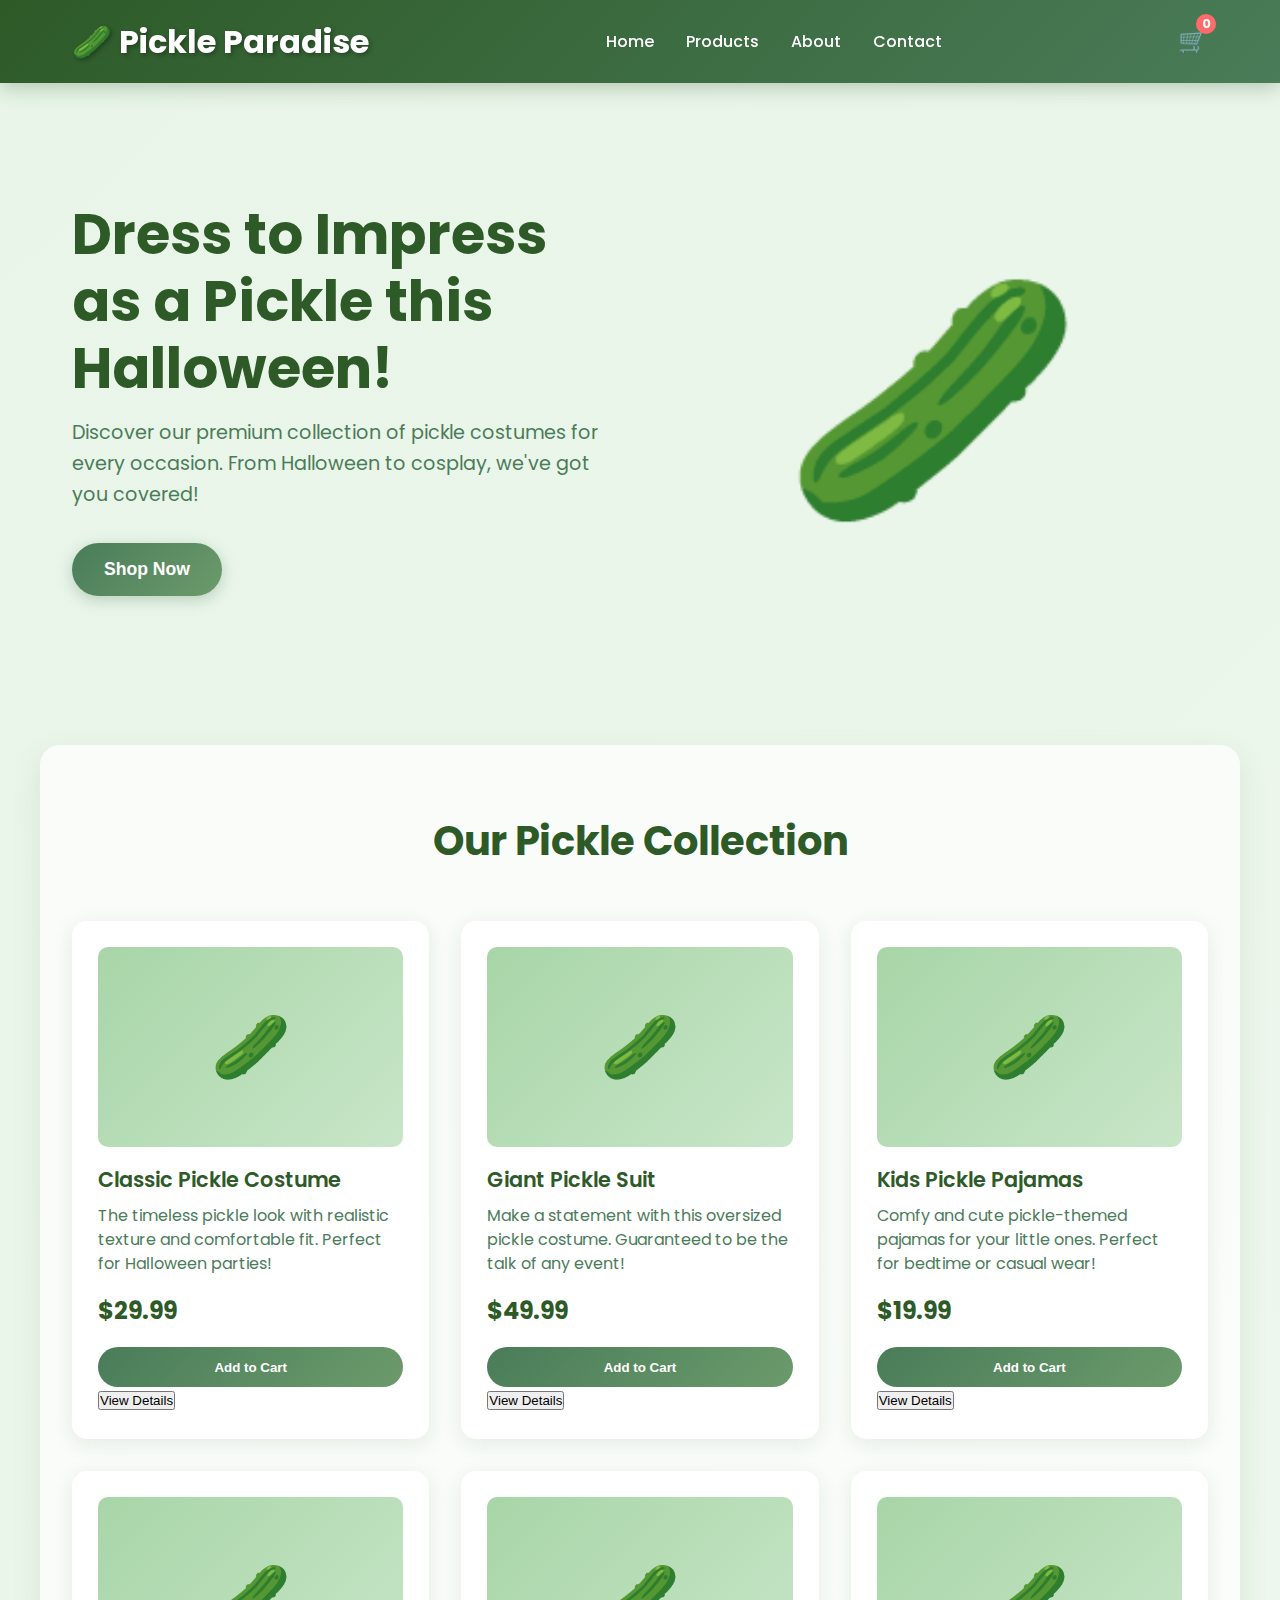
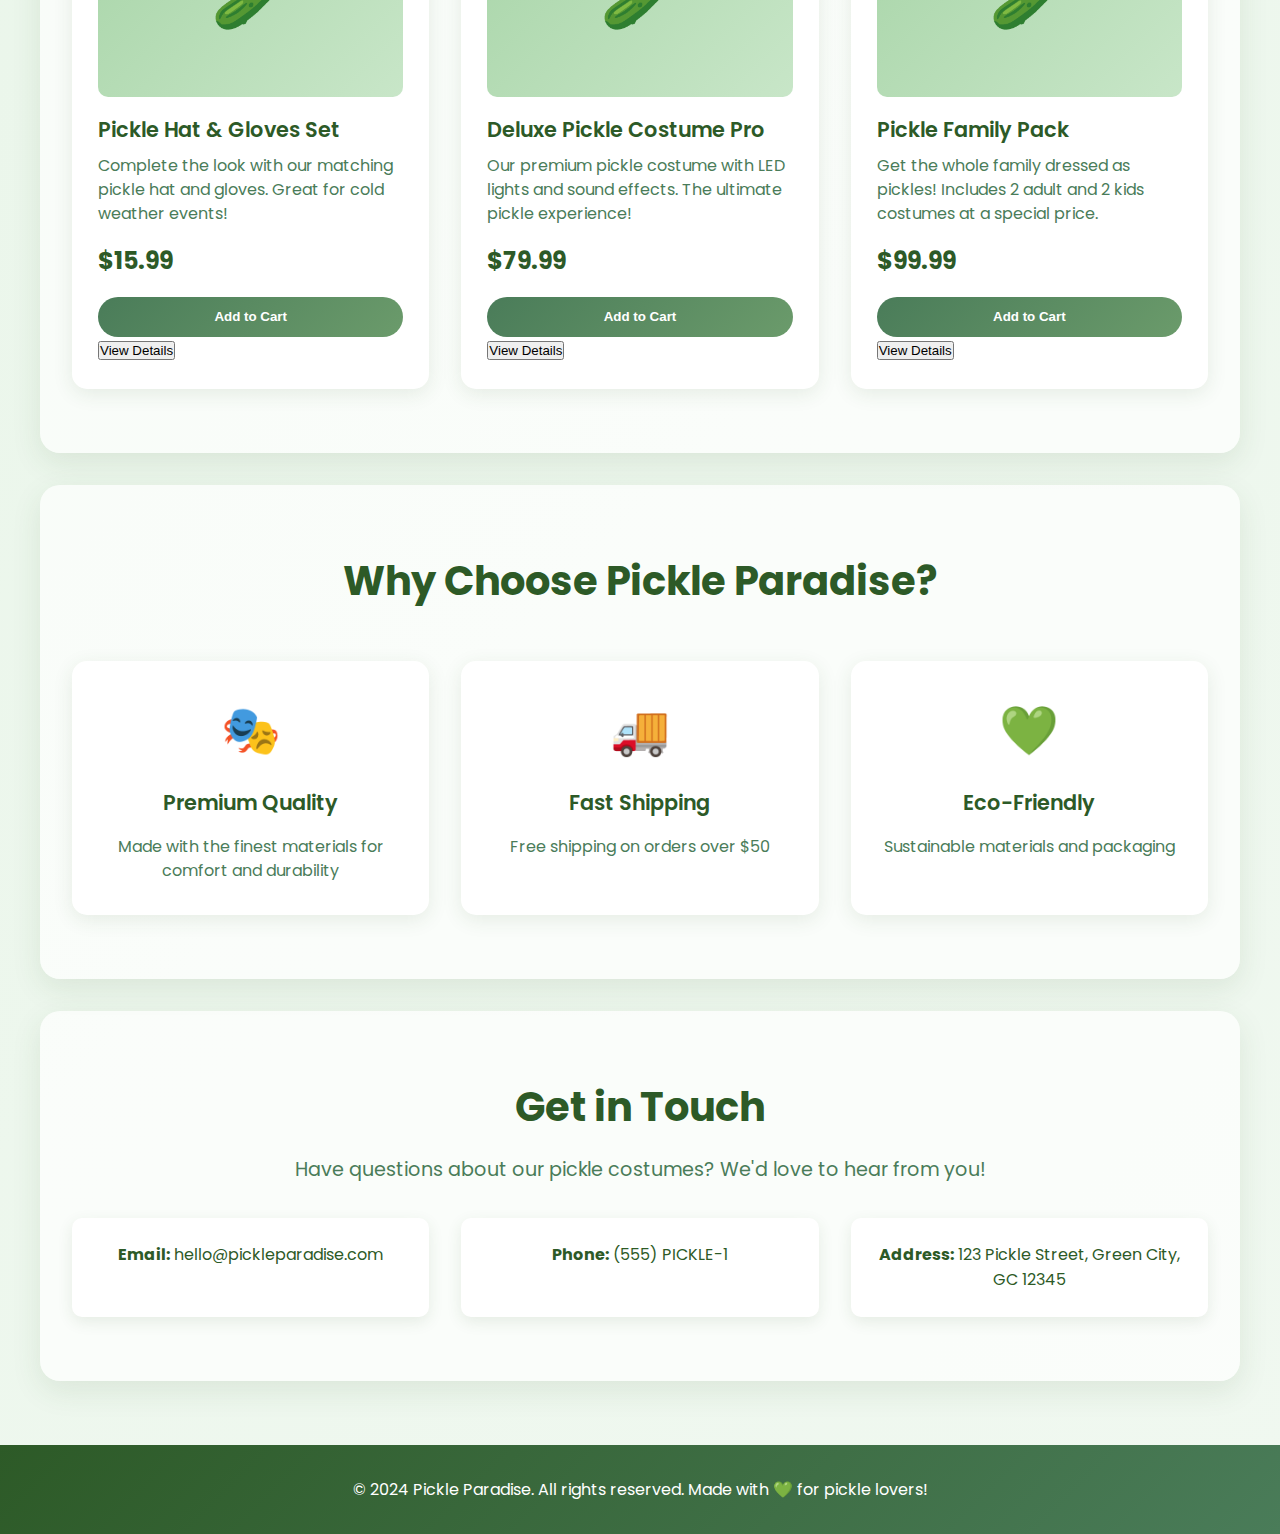
<file: index.html>
<!DOCTYPE html>
<html lang="en">
<head>
    <meta charset="UTF-8">
    <meta name="viewport" content="width=device-width, initial-scale=1.0">
    <title>Pickle Paradise - Premium Pickle Costumes</title>
    <link rel="stylesheet" href="styles.css">
    <link href="https://fonts.googleapis.com/css2?family=Poppins:wght@300;400;600;700&display=swap" rel="stylesheet">
</head>
<body>
    <header class="header">
        <nav class="navbar">
            <div class="nav-brand">
                <h1>🥒 Pickle Paradise</h1>
            </div>
            <div class="nav-links">
                <a href="#home">Home</a>
                <a href="#products">Products</a>
                <a href="#about">About</a>
                <a href="#contact">Contact</a>
            </div>
            <div class="cart-icon">
                <span class="cart-count">0</span>
                🛒
            </div>
        </nav>
    </header>

    <main>
        <section id="home" class="hero">
            <div class="hero-content">
                <h2>Dress to Impress as a Pickle this Halloween!</h2>
                <p>Discover our premium collection of pickle costumes for every occasion. From Halloween to cosplay, we've got you covered!</p>
                <button class="cta-button" onclick="scrollToProducts()">Shop Now</button>
            </div>
            <div class="hero-image">
                <div class="pickle-emoji">🥒</div>
            </div>
        </section>

        <section id="products" class="products">
            <h2>Our Pickle Collection</h2>
            <div class="product-grid" id="productGrid">
                <!-- Products will be dynamically loaded here -->
            </div>
        </section>

        <section id="about" class="about">
            <div class="about-content">
                <h2>Why Choose Pickle Paradise?</h2>
                <div class="features">
                    <div class="feature">
                        <div class="feature-icon">🎭</div>
                        <h3>Premium Quality</h3>
                        <p>Made with the finest materials for comfort and durability</p>
                    </div>
                    <div class="feature">
                        <div class="feature-icon">🚚</div>
                        <h3>Fast Shipping</h3>
                        <p>Free shipping on orders over $50</p>
                    </div>
                    <div class="feature">
                        <div class="feature-icon">💚</div>
                        <h3>Eco-Friendly</h3>
                        <p>Sustainable materials and packaging</p>
                    </div>
                </div>
            </div>
        </section>

        <section id="contact" class="contact">
            <h2>Get in Touch</h2>
            <p>Have questions about our pickle costumes? We'd love to hear from you!</p>
            <div class="contact-info">
                <div class="contact-item">
                    <strong>Email:</strong> hello@pickleparadise.com
                </div>
                <div class="contact-item">
                    <strong>Phone:</strong> (555) PICKLE-1
                </div>
                <div class="contact-item">
                    <strong>Address:</strong> 123 Pickle Street, Green City, GC 12345
                </div>
            </div>
        </section>
    </main>

    <footer class="footer">
        <p>&copy; 2024 Pickle Paradise. All rights reserved. Made with 💚 for pickle lovers!</p>
    </footer>

    <!-- Shopping Cart Modal -->
    <div id="cartModal" class="modal">
        <div class="modal-content">
            <span class="close">&times;</span>
            <h2>Your Pickle Cart</h2>
            <div id="cartItems"></div>
            <div class="cart-total">
                <strong>Total: $<span id="cartTotal">0.00</span></strong>
            </div>
            <button class="checkout-btn">Checkout</button>
        </div>
    </div>

    <script src="script.js"></script>
</body>
</html>
</file>
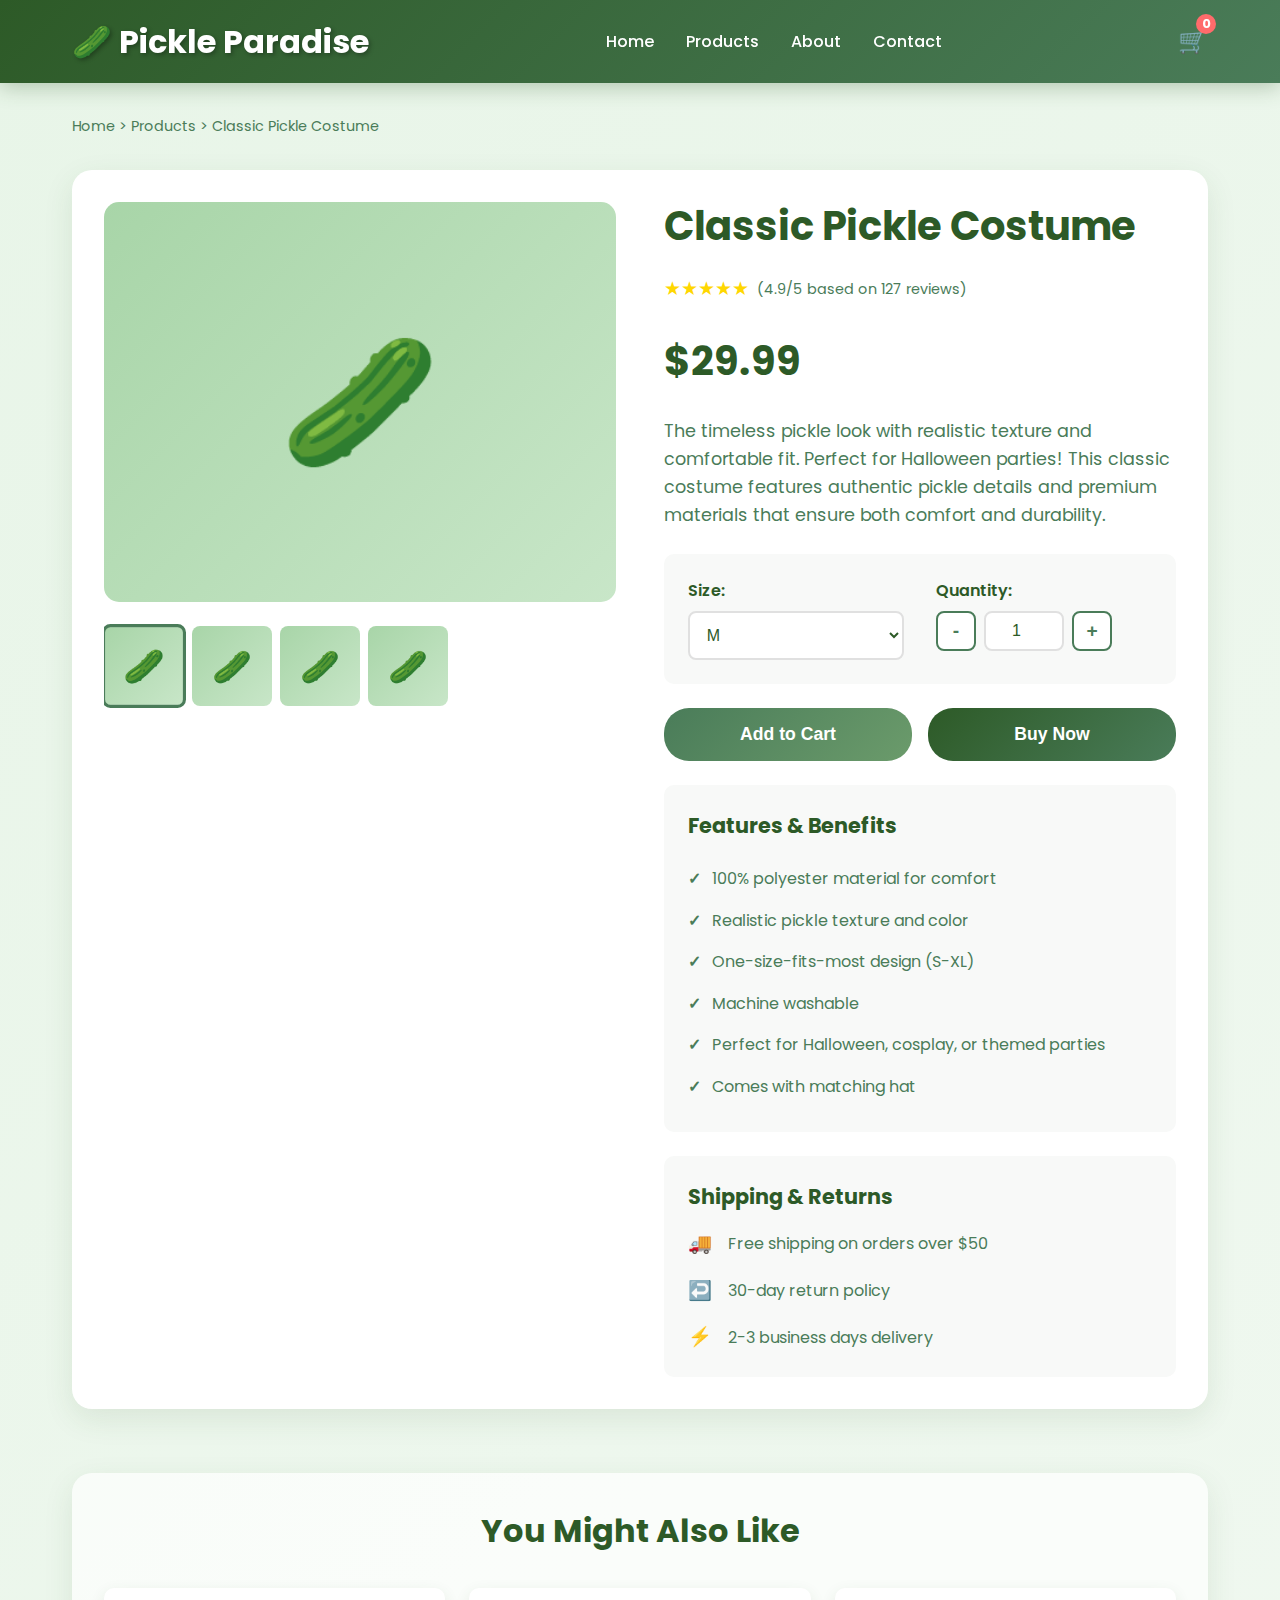
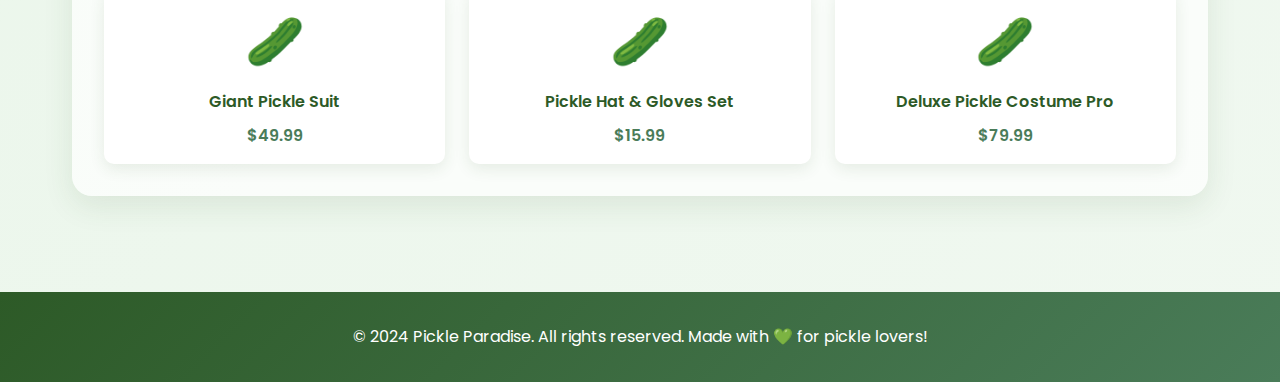
<file: product-detail.html>
<!DOCTYPE html>
<html lang="en">
<head>
    <meta charset="UTF-8">
    <meta name="viewport" content="width=device-width, initial-scale=1.0">
    <title>Product Detail - Pickle Paradise</title>
    <link rel="stylesheet" href="styles.css">
    <link rel="stylesheet" href="product-detail.css">
    <link href="https://fonts.googleapis.com/css2?family=Poppins:wght@300;400;600;700&display=swap" rel="stylesheet">
</head>
<body>
    <header class="header">
        <nav class="navbar">
            <div class="nav-brand">
                <h1><a href="index.html" style="color: white; text-decoration: none;">🥒 Pickle Paradise</a></h1>
            </div>
            <div class="nav-links">
                <a href="index.html#home">Home</a>
                <a href="index.html#products">Products</a>
                <a href="index.html#about">About</a>
                <a href="index.html#contact">Contact</a>
            </div>
            <div class="cart-icon">
                <span class="cart-count">0</span>
                🛒
            </div>
        </nav>
    </header>

    <main class="product-detail-main">
        <div class="breadcrumb">
            <a href="index.html">Home</a> > <a href="index.html#products">Products</a> > <span id="breadcrumb-product">Product</span>
        </div>

        <div class="product-detail-container">
            <div class="product-image-section">
                <div class="main-image" id="mainImage">
                    <div class="product-emoji" id="productEmoji">🥒</div>
                </div>
                <div class="image-gallery" id="imageGallery">
                    <!-- Additional images will be added here -->
                </div>
            </div>

            <div class="product-info-section">
                <h1 class="product-title" id="productTitle">Product Name</h1>
                <div class="product-rating">
                    <span class="stars">★★★★★</span>
                    <span class="rating-text">(4.9/5 based on 127 reviews)</span>
                </div>
                <div class="product-price" id="productPrice">$0.00</div>
                <div class="product-description" id="productDescription">
                    Product description will be loaded here.
                </div>

                <div class="product-options">
                    <div class="size-selection">
                        <label>Size:</label>
                        <select id="sizeSelect">
                            <option value="XS">XS</option>
                            <option value="S">S</option>
                            <option value="M" selected>M</option>
                            <option value="L">L</option>
                            <option value="XL">XL</option>
                            <option value="XXL">XXL</option>
                        </select>
                    </div>
                    <div class="quantity-selection">
                        <label>Quantity:</label>
                        <div class="quantity-controls">
                            <button class="quantity-btn" onclick="changeQuantity(-1)">-</button>
                            <input type="number" id="quantity" value="1" min="1" max="10">
                            <button class="quantity-btn" onclick="changeQuantity(1)">+</button>
                        </div>
                    </div>
                </div>

                <div class="product-actions">
                    <button class="add-to-cart-btn" onclick="addToCartFromDetail()">
                        Add to Cart
                    </button>
                    <button class="buy-now-btn" onclick="buyNow()">
                        Buy Now
                    </button>
                </div>

                <div class="product-features">
                    <h3>Features & Benefits</h3>
                    <ul id="productFeatures">
                        <!-- Features will be loaded here -->
                    </ul>
                </div>

                <div class="shipping-info">
                    <h3>Shipping & Returns</h3>
                    <div class="shipping-details">
                        <div class="shipping-item">
                            <span class="shipping-icon">🚚</span>
                            <span>Free shipping on orders over $50</span>
                        </div>
                        <div class="shipping-item">
                            <span class="shipping-icon">↩️</span>
                            <span>30-day return policy</span>
                        </div>
                        <div class="shipping-item">
                            <span class="shipping-icon">⚡</span>
                            <span>2-3 business days delivery</span>
                        </div>
                    </div>
                </div>
            </div>
        </div>

        <div class="related-products">
            <h2>You Might Also Like</h2>
            <div class="related-grid" id="relatedProducts">
                <!-- Related products will be loaded here -->
            </div>
        </div>
    </main>

    <footer class="footer">
        <p>&copy; 2024 Pickle Paradise. All rights reserved. Made with 💚 for pickle lovers!</p>
    </footer>

    <!-- Shopping Cart Modal -->
    <div id="cartModal" class="modal">
        <div class="modal-content">
            <span class="close">&times;</span>
            <h2>Your Pickle Cart</h2>
            <div id="cartItems"></div>
            <div class="cart-total">
                <strong>Total: $<span id="cartTotal">0.00</span></strong>
            </div>
            <button class="checkout-btn">Checkout</button>
        </div>
    </div>

    <script src="script.js"></script>
    <script src="product-detail.js"></script>
</body>
</html>
</file>
<file: product-detail.css>
/* Product Detail Page Styles */

.product-detail-main {
    max-width: 1200px;
    margin: 0 auto;
    padding: 2rem;
}

.breadcrumb {
    margin-bottom: 2rem;
    color: #4a7c59;
    font-size: 0.9rem;
}

.breadcrumb a {
    color: #4a7c59;
    text-decoration: none;
    transition: color 0.3s ease;
}

.breadcrumb a:hover {
    color: #2d5a27;
}

.product-detail-container {
    display: grid;
    grid-template-columns: 1fr 1fr;
    gap: 3rem;
    margin-bottom: 4rem;
    background: white;
    padding: 2rem;
    border-radius: 20px;
    box-shadow: 0 10px 30px rgba(45, 90, 39, 0.1);
}

.product-image-section {
    display: flex;
    flex-direction: column;
    gap: 1rem;
}

.main-image {
    width: 100%;
    height: 400px;
    background: linear-gradient(135deg, #a8d5a8 0%, #c8e6c8 100%);
    border-radius: 15px;
    display: flex;
    align-items: center;
    justify-content: center;
    position: relative;
    overflow: hidden;
}

.product-emoji {
    font-size: 8rem;
    animation: float 3s ease-in-out infinite;
}

@keyframes float {
    0%, 100% { transform: translateY(0px); }
    50% { transform: translateY(-20px); }
}

.image-gallery {
    display: flex;
    gap: 0.5rem;
    overflow-x: auto;
    padding: 0.5rem 0;
}

.gallery-image {
    width: 80px;
    height: 80px;
    background: linear-gradient(135deg, #a8d5a8 0%, #c8e6c8 100%);
    border-radius: 8px;
    display: flex;
    align-items: center;
    justify-content: center;
    font-size: 2rem;
    cursor: pointer;
    transition: all 0.3s ease;
    flex-shrink: 0;
}

.gallery-image:hover {
    transform: scale(1.1);
    box-shadow: 0 5px 15px rgba(45, 90, 39, 0.3);
}

.gallery-image.active {
    border: 3px solid #4a7c59;
    transform: scale(1.05);
}

.product-info-section {
    display: flex;
    flex-direction: column;
    gap: 1.5rem;
}

.product-title {
    font-size: 2.5rem;
    color: #2d5a27;
    font-weight: 700;
    margin: 0;
    line-height: 1.2;
}

.product-rating {
    display: flex;
    align-items: center;
    gap: 0.5rem;
}

.stars {
    color: #ffd700;
    font-size: 1.2rem;
}

.rating-text {
    color: #4a7c59;
    font-size: 0.9rem;
}

.product-price {
    font-size: 2.5rem;
    font-weight: 700;
    color: #2d5a27;
    margin: 0;
}

.product-description {
    font-size: 1.1rem;
    color: #4a7c59;
    line-height: 1.6;
    margin: 0;
}

.product-options {
    display: grid;
    grid-template-columns: 1fr 1fr;
    gap: 2rem;
    padding: 1.5rem;
    background: #f8f9f8;
    border-radius: 10px;
}

.size-selection,
.quantity-selection {
    display: flex;
    flex-direction: column;
    gap: 0.5rem;
}

.size-selection label,
.quantity-selection label {
    font-weight: 600;
    color: #2d5a27;
}

.size-selection select {
    padding: 0.8rem;
    border: 2px solid #e0e0e0;
    border-radius: 8px;
    font-size: 1rem;
    background: white;
    color: #2d5a27;
    transition: border-color 0.3s ease;
}

.size-selection select:focus {
    outline: none;
    border-color: #4a7c59;
}

.quantity-controls {
    display: flex;
    align-items: center;
    gap: 0.5rem;
}

.quantity-btn {
    width: 40px;
    height: 40px;
    border: 2px solid #4a7c59;
    background: white;
    color: #4a7c59;
    border-radius: 8px;
    font-size: 1.2rem;
    font-weight: bold;
    cursor: pointer;
    transition: all 0.3s ease;
}

.quantity-btn:hover {
    background: #4a7c59;
    color: white;
}

#quantity {
    width: 80px;
    height: 40px;
    text-align: center;
    border: 2px solid #e0e0e0;
    border-radius: 8px;
    font-size: 1rem;
    color: #2d5a27;
}

#quantity:focus {
    outline: none;
    border-color: #4a7c59;
}

.product-actions {
    display: flex;
    gap: 1rem;
}

.add-to-cart-btn,
.buy-now-btn {
    flex: 1;
    padding: 1rem 2rem;
    border: none;
    border-radius: 25px;
    font-size: 1.1rem;
    font-weight: 600;
    cursor: pointer;
    transition: all 0.3s ease;
}

.add-to-cart-btn {
    background: linear-gradient(135deg, #4a7c59 0%, #6b9b6b 100%);
    color: white;
}

.add-to-cart-btn:hover {
    background: linear-gradient(135deg, #6b9b6b 0%, #4a7c59 100%);
    transform: translateY(-2px);
    box-shadow: 0 6px 20px rgba(74, 124, 89, 0.4);
}

.buy-now-btn {
    background: linear-gradient(135deg, #2d5a27 0%, #4a7c59 100%);
    color: white;
}

.buy-now-btn:hover {
    background: linear-gradient(135deg, #4a7c59 0%, #2d5a27 100%);
    transform: translateY(-2px);
    box-shadow: 0 6px 20px rgba(45, 90, 39, 0.4);
}

.product-features {
    background: #f8f9f8;
    padding: 1.5rem;
    border-radius: 10px;
}

.product-features h3 {
    color: #2d5a27;
    margin-bottom: 1rem;
    font-size: 1.3rem;
}

.product-features ul {
    list-style: none;
    padding: 0;
    margin: 0;
}

.product-features li {
    padding: 0.5rem 0;
    color: #4a7c59;
    position: relative;
    padding-left: 1.5rem;
}

.product-features li::before {
    content: "✓";
    position: absolute;
    left: 0;
    color: #4a7c59;
    font-weight: bold;
}

.shipping-info {
    background: #f8f9f8;
    padding: 1.5rem;
    border-radius: 10px;
}

.shipping-info h3 {
    color: #2d5a27;
    margin-bottom: 1rem;
    font-size: 1.3rem;
}

.shipping-details {
    display: flex;
    flex-direction: column;
    gap: 1rem;
}

.shipping-item {
    display: flex;
    align-items: center;
    gap: 1rem;
    color: #4a7c59;
}

.shipping-icon {
    font-size: 1.2rem;
}

.related-products {
    margin-top: 4rem;
    padding: 2rem;
    background: rgba(255, 255, 255, 0.7);
    border-radius: 20px;
    box-shadow: 0 10px 30px rgba(45, 90, 39, 0.1);
}

.related-products h2 {
    text-align: center;
    color: #2d5a27;
    margin-bottom: 2rem;
    font-size: 2rem;
}

.related-grid {
    display: grid;
    grid-template-columns: repeat(auto-fit, minmax(200px, 1fr));
    gap: 1.5rem;
}

.related-product-card {
    background: white;
    border-radius: 10px;
    padding: 1rem;
    text-align: center;
    box-shadow: 0 5px 15px rgba(45, 90, 39, 0.1);
    transition: all 0.3s ease;
    cursor: pointer;
}

.related-product-card:hover {
    transform: translateY(-5px);
    box-shadow: 0 10px 25px rgba(45, 90, 39, 0.2);
}

.related-product-emoji {
    font-size: 3rem;
    margin-bottom: 0.5rem;
}

.related-product-name {
    font-weight: 600;
    color: #2d5a27;
    margin-bottom: 0.5rem;
}

.related-product-price {
    color: #4a7c59;
    font-weight: 600;
}

/* Responsive Design */
@media (max-width: 768px) {
    .product-detail-container {
        grid-template-columns: 1fr;
        gap: 2rem;
        padding: 1rem;
    }
    
    .product-options {
        grid-template-columns: 1fr;
        gap: 1rem;
    }
    
    .product-actions {
        flex-direction: column;
    }
    
    .main-image {
        height: 300px;
    }
    
    .product-emoji {
        font-size: 5rem;
    }
    
    .product-title {
        font-size: 2rem;
    }
    
    .product-price {
        font-size: 2rem;
    }
    
    .related-grid {
        grid-template-columns: repeat(auto-fit, minmax(150px, 1fr));
    }
}
</file>
<file: styles.css>
/* Reset and Base Styles */
* {
    margin: 0;
    padding: 0;
    box-sizing: border-box;
}

body {
    font-family: 'Poppins', sans-serif;
    line-height: 1.6;
    color: #2d5a27;
    background: linear-gradient(135deg, #e8f5e8 0%, #f0f8f0 100%);
}

/* Header Styles */
.header {
    background: linear-gradient(135deg, #2d5a27 0%, #4a7c59 100%);
    box-shadow: 0 4px 20px rgba(45, 90, 39, 0.3);
    position: sticky;
    top: 0;
    z-index: 1000;
}

.navbar {
    display: flex;
    justify-content: space-between;
    align-items: center;
    padding: 1rem 2rem;
    max-width: 1200px;
    margin: 0 auto;
}

.nav-brand h1 {
    color: #ffffff;
    font-size: 2rem;
    font-weight: 700;
    text-shadow: 2px 2px 4px rgba(0, 0, 0, 0.3);
}

.nav-links {
    display: flex;
    gap: 2rem;
}

.nav-links a {
    color: #ffffff;
    text-decoration: none;
    font-weight: 500;
    transition: color 0.3s ease;
    position: relative;
}

.nav-links a:hover {
    color: #a8d5a8;
}

.nav-links a::after {
    content: '';
    position: absolute;
    width: 0;
    height: 2px;
    bottom: -5px;
    left: 0;
    background-color: #a8d5a8;
    transition: width 0.3s ease;
}

.nav-links a:hover::after {
    width: 100%;
}

.cart-icon {
    position: relative;
    font-size: 1.5rem;
    cursor: pointer;
    color: #ffffff;
    transition: transform 0.3s ease;
}

.cart-icon:hover {
    transform: scale(1.1);
}

.cart-count {
    position: absolute;
    top: -8px;
    right: -8px;
    background: #ff6b6b;
    color: white;
    border-radius: 50%;
    width: 20px;
    height: 20px;
    display: flex;
    align-items: center;
    justify-content: center;
    font-size: 0.8rem;
    font-weight: bold;
}

/* Hero Section */
.hero {
    display: flex;
    align-items: center;
    padding: 4rem 2rem;
    max-width: 1200px;
    margin: 0 auto;
    min-height: 70vh;
}

.hero-content {
    flex: 1;
    padding-right: 2rem;
}

.hero-content h2 {
    font-size: 3.5rem;
    font-weight: 700;
    color: #2d5a27;
    margin-bottom: 1rem;
    line-height: 1.2;
}

.hero-content p {
    font-size: 1.2rem;
    color: #4a7c59;
    margin-bottom: 2rem;
    line-height: 1.6;
}

.cta-button {
    background: linear-gradient(135deg, #4a7c59 0%, #6b9b6b 100%);
    color: white;
    border: none;
    padding: 1rem 2rem;
    font-size: 1.1rem;
    font-weight: 600;
    border-radius: 50px;
    cursor: pointer;
    transition: all 0.3s ease;
    box-shadow: 0 4px 15px rgba(74, 124, 89, 0.3);
}

.cta-button:hover {
    transform: translateY(-2px);
    box-shadow: 0 6px 20px rgba(74, 124, 89, 0.4);
}

.hero-image {
    flex: 1;
    display: flex;
    justify-content: center;
    align-items: center;
}

.pickle-emoji {
    font-size: 15rem;
    animation: bounce 2s infinite;
}

@keyframes bounce {
    0%, 20%, 50%, 80%, 100% {
        transform: translateY(0);
    }
    40% {
        transform: translateY(-30px);
    }
    60% {
        transform: translateY(-15px);
    }
}

/* Products Section */
.products {
    padding: 4rem 2rem;
    max-width: 1200px;
    margin: 0 auto;
    background: rgba(255, 255, 255, 0.7);
    margin-top: 2rem;
    border-radius: 20px;
    box-shadow: 0 10px 30px rgba(45, 90, 39, 0.1);
}

.products h2 {
    text-align: center;
    font-size: 2.5rem;
    color: #2d5a27;
    margin-bottom: 3rem;
    font-weight: 700;
}

.product-grid {
    display: grid;
    grid-template-columns: repeat(auto-fit, minmax(300px, 1fr));
    gap: 2rem;
    margin-top: 2rem;
}

.product-card {
    background: white;
    border-radius: 15px;
    padding: 1.5rem;
    box-shadow: 0 5px 20px rgba(45, 90, 39, 0.1);
    transition: all 0.3s ease;
    border: 2px solid transparent;
}

.product-card:hover {
    transform: translateY(-5px);
    box-shadow: 0 10px 30px rgba(45, 90, 39, 0.2);
    border-color: #4a7c59;
}

.product-image {
    width: 100%;
    height: 200px;
    background: linear-gradient(135deg, #a8d5a8 0%, #c8e6c8 100%);
    border-radius: 10px;
    display: flex;
    align-items: center;
    justify-content: center;
    font-size: 4rem;
    margin-bottom: 1rem;
}

.product-title {
    font-size: 1.3rem;
    font-weight: 600;
    color: #2d5a27;
    margin-bottom: 0.5rem;
}

.product-description {
    color: #4a7c59;
    margin-bottom: 1rem;
    line-height: 1.5;
}

.product-price {
    font-size: 1.5rem;
    font-weight: 700;
    color: #2d5a27;
    margin-bottom: 1rem;
}

.add-to-cart {
    width: 100%;
    background: linear-gradient(135deg, #4a7c59 0%, #6b9b6b 100%);
    color: white;
    border: none;
    padding: 0.8rem;
    border-radius: 25px;
    font-weight: 600;
    cursor: pointer;
    transition: all 0.3s ease;
}

.add-to-cart:hover {
    background: linear-gradient(135deg, #6b9b6b 0%, #4a7c59 100%);
    transform: translateY(-2px);
}

/* About Section */
.about {
    padding: 4rem 2rem;
    max-width: 1200px;
    margin: 2rem auto;
    background: rgba(255, 255, 255, 0.7);
    border-radius: 20px;
    box-shadow: 0 10px 30px rgba(45, 90, 39, 0.1);
}

.about h2 {
    text-align: center;
    font-size: 2.5rem;
    color: #2d5a27;
    margin-bottom: 3rem;
    font-weight: 700;
}

.features {
    display: grid;
    grid-template-columns: repeat(auto-fit, minmax(250px, 1fr));
    gap: 2rem;
}

.feature {
    text-align: center;
    padding: 2rem;
    background: white;
    border-radius: 15px;
    box-shadow: 0 5px 20px rgba(45, 90, 39, 0.1);
    transition: transform 0.3s ease;
}

.feature:hover {
    transform: translateY(-5px);
}

.feature-icon {
    font-size: 3rem;
    margin-bottom: 1rem;
}

.feature h3 {
    font-size: 1.3rem;
    color: #2d5a27;
    margin-bottom: 1rem;
    font-weight: 600;
}

.feature p {
    color: #4a7c59;
    line-height: 1.5;
}

/* Contact Section */
.contact {
    padding: 4rem 2rem;
    max-width: 1200px;
    margin: 2rem auto;
    background: rgba(255, 255, 255, 0.7);
    border-radius: 20px;
    box-shadow: 0 10px 30px rgba(45, 90, 39, 0.1);
    text-align: center;
}

.contact h2 {
    font-size: 2.5rem;
    color: #2d5a27;
    margin-bottom: 1rem;
    font-weight: 700;
}

.contact p {
    font-size: 1.2rem;
    color: #4a7c59;
    margin-bottom: 2rem;
}

.contact-info {
    display: grid;
    grid-template-columns: repeat(auto-fit, minmax(250px, 1fr));
    gap: 2rem;
    margin-top: 2rem;
}

.contact-item {
    background: white;
    padding: 1.5rem;
    border-radius: 10px;
    box-shadow: 0 5px 15px rgba(45, 90, 39, 0.1);
}

/* Footer */
.footer {
    background: linear-gradient(135deg, #2d5a27 0%, #4a7c59 100%);
    color: white;
    text-align: center;
    padding: 2rem;
    margin-top: 4rem;
}

/* Modal Styles */
.modal {
    display: none;
    position: fixed;
    z-index: 2000;
    left: 0;
    top: 0;
    width: 100%;
    height: 100%;
    background-color: rgba(0, 0, 0, 0.5);
}

.modal-content {
    background-color: white;
    margin: 5% auto;
    padding: 2rem;
    border-radius: 15px;
    width: 90%;
    max-width: 500px;
    box-shadow: 0 10px 30px rgba(0, 0, 0, 0.3);
}

.close {
    color: #aaa;
    float: right;
    font-size: 28px;
    font-weight: bold;
    cursor: pointer;
}

.close:hover {
    color: #2d5a27;
}

.cart-item {
    display: flex;
    justify-content: space-between;
    align-items: center;
    padding: 1rem 0;
    border-bottom: 1px solid #eee;
}

.cart-total {
    text-align: center;
    font-size: 1.5rem;
    margin: 1rem 0;
    color: #2d5a27;
}

.checkout-btn {
    width: 100%;
    background: linear-gradient(135deg, #4a7c59 0%, #6b9b6b 100%);
    color: white;
    border: none;
    padding: 1rem;
    border-radius: 25px;
    font-weight: 600;
    cursor: pointer;
    font-size: 1.1rem;
    transition: all 0.3s ease;
}

.checkout-btn:hover {
    background: linear-gradient(135deg, #6b9b6b 0%, #4a7c59 100%);
    transform: translateY(-2px);
}

/* Responsive Design */
@media (max-width: 768px) {
    .navbar {
        flex-direction: column;
        gap: 1rem;
        padding: 1rem;
    }
    
    .nav-links {
        gap: 1rem;
    }
    
    .hero {
        flex-direction: column;
        text-align: center;
        padding: 2rem 1rem;
    }
    
    .hero-content {
        padding-right: 0;
        margin-bottom: 2rem;
    }
    
    .hero-content h2 {
        font-size: 2.5rem;
    }
    
    .pickle-emoji {
        font-size: 8rem;
    }
    
    .products, .about, .contact {
        padding: 2rem 1rem;
    }
    
    .product-grid {
        grid-template-columns: 1fr;
    }
    
    .features {
        grid-template-columns: 1fr;
    }
    
    .contact-info {
        grid-template-columns: 1fr;
    }
}
</file>
